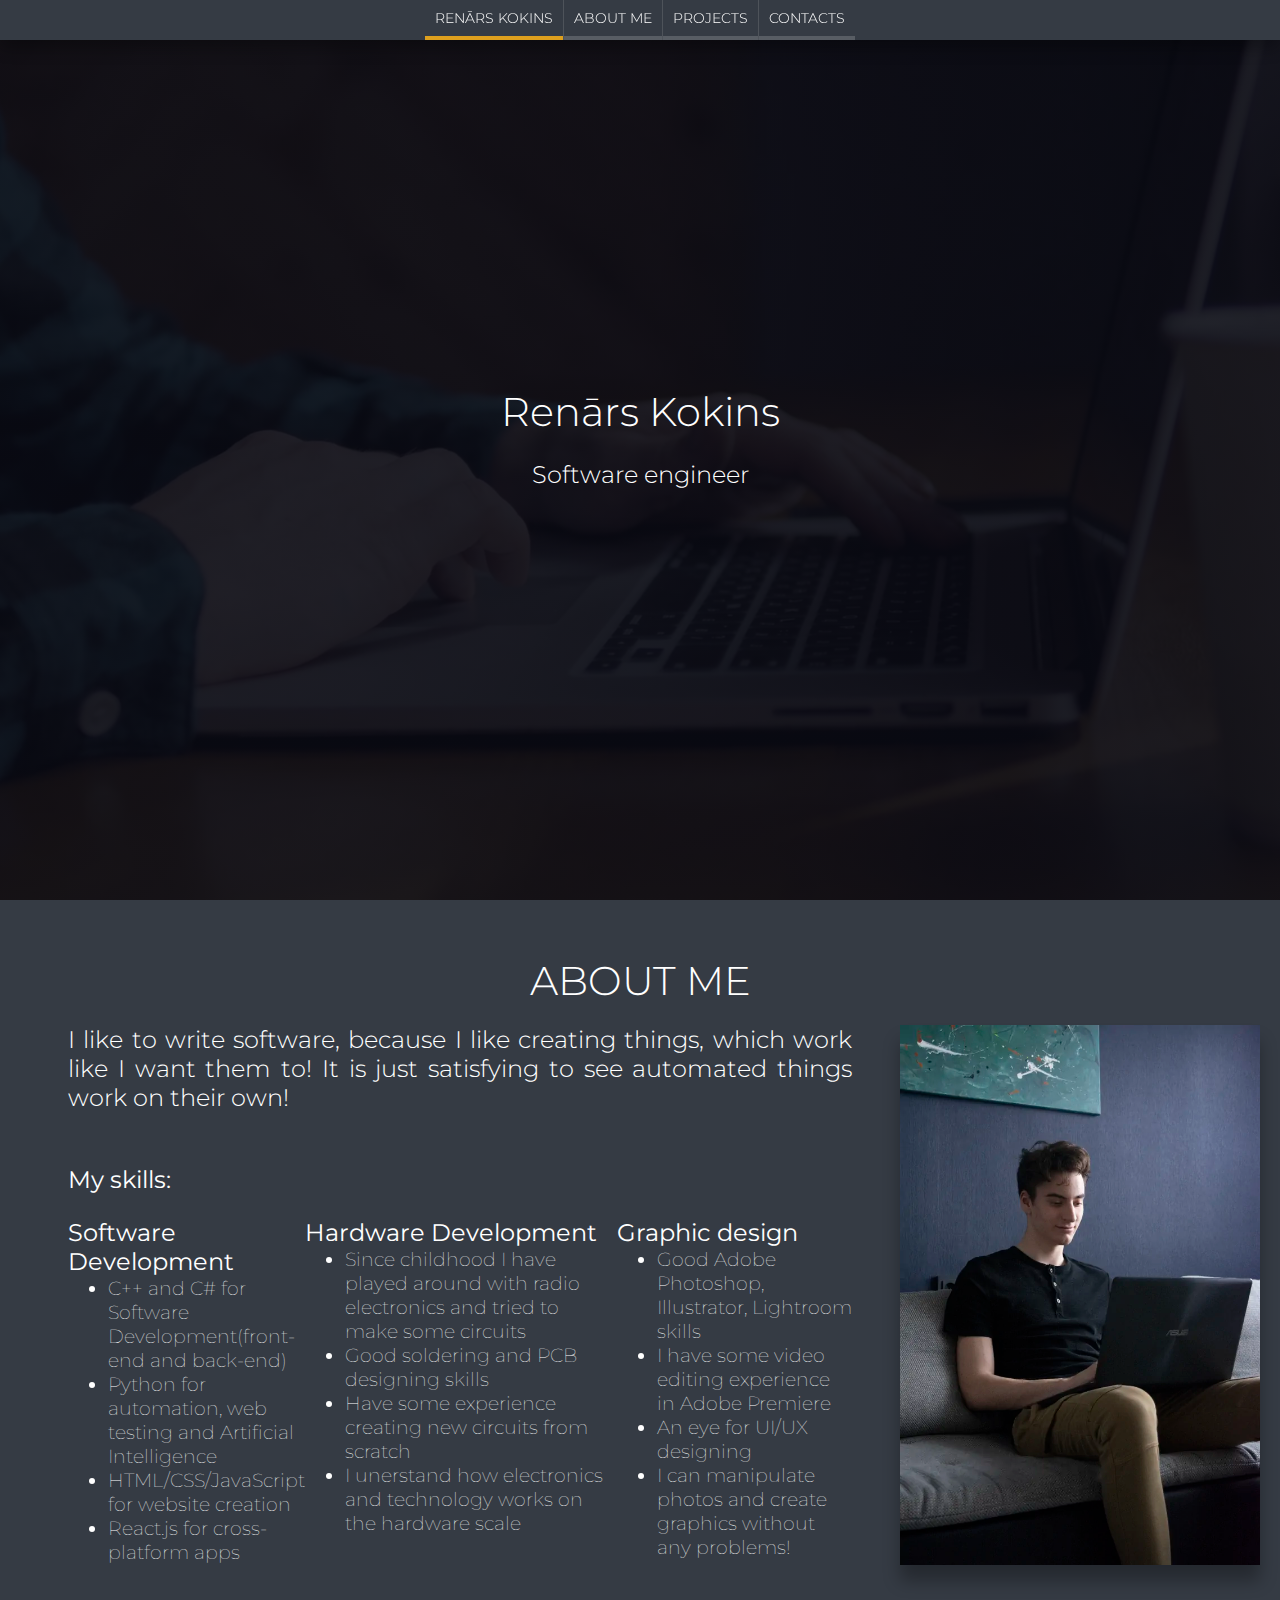
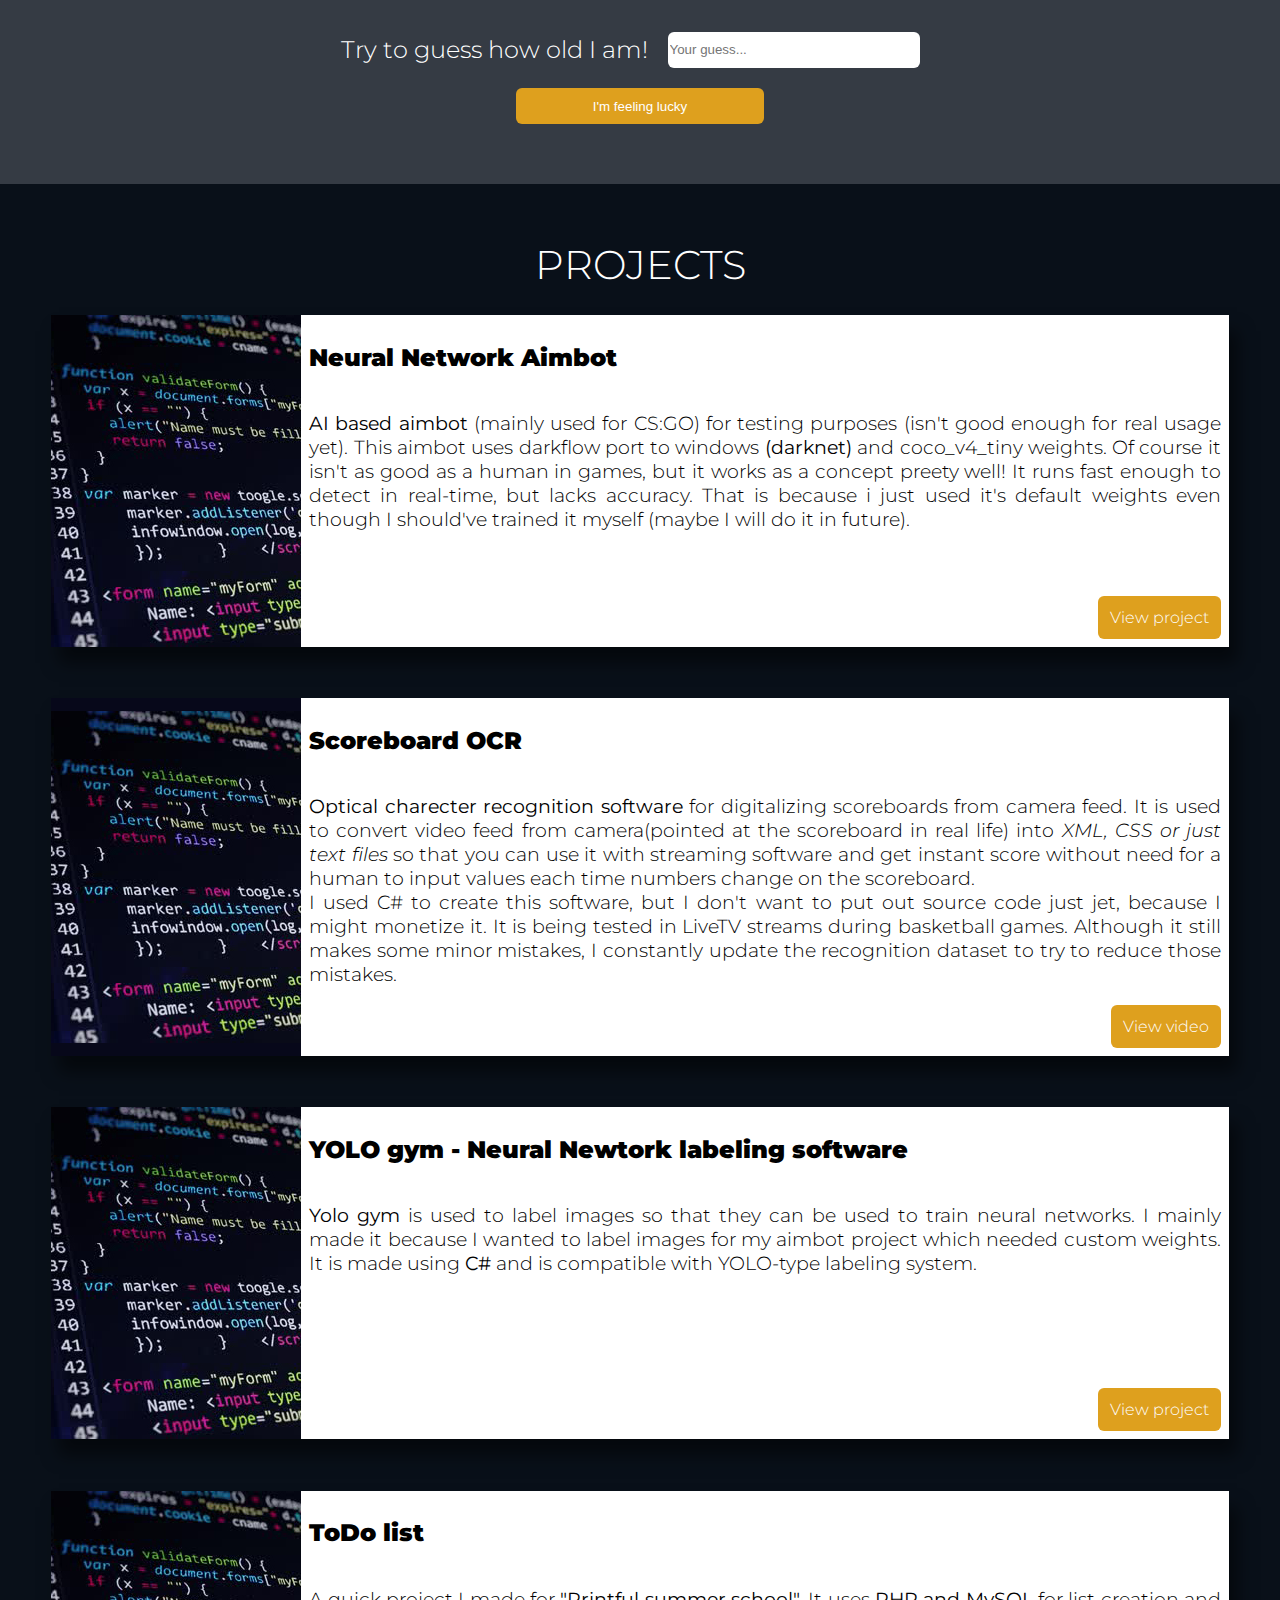
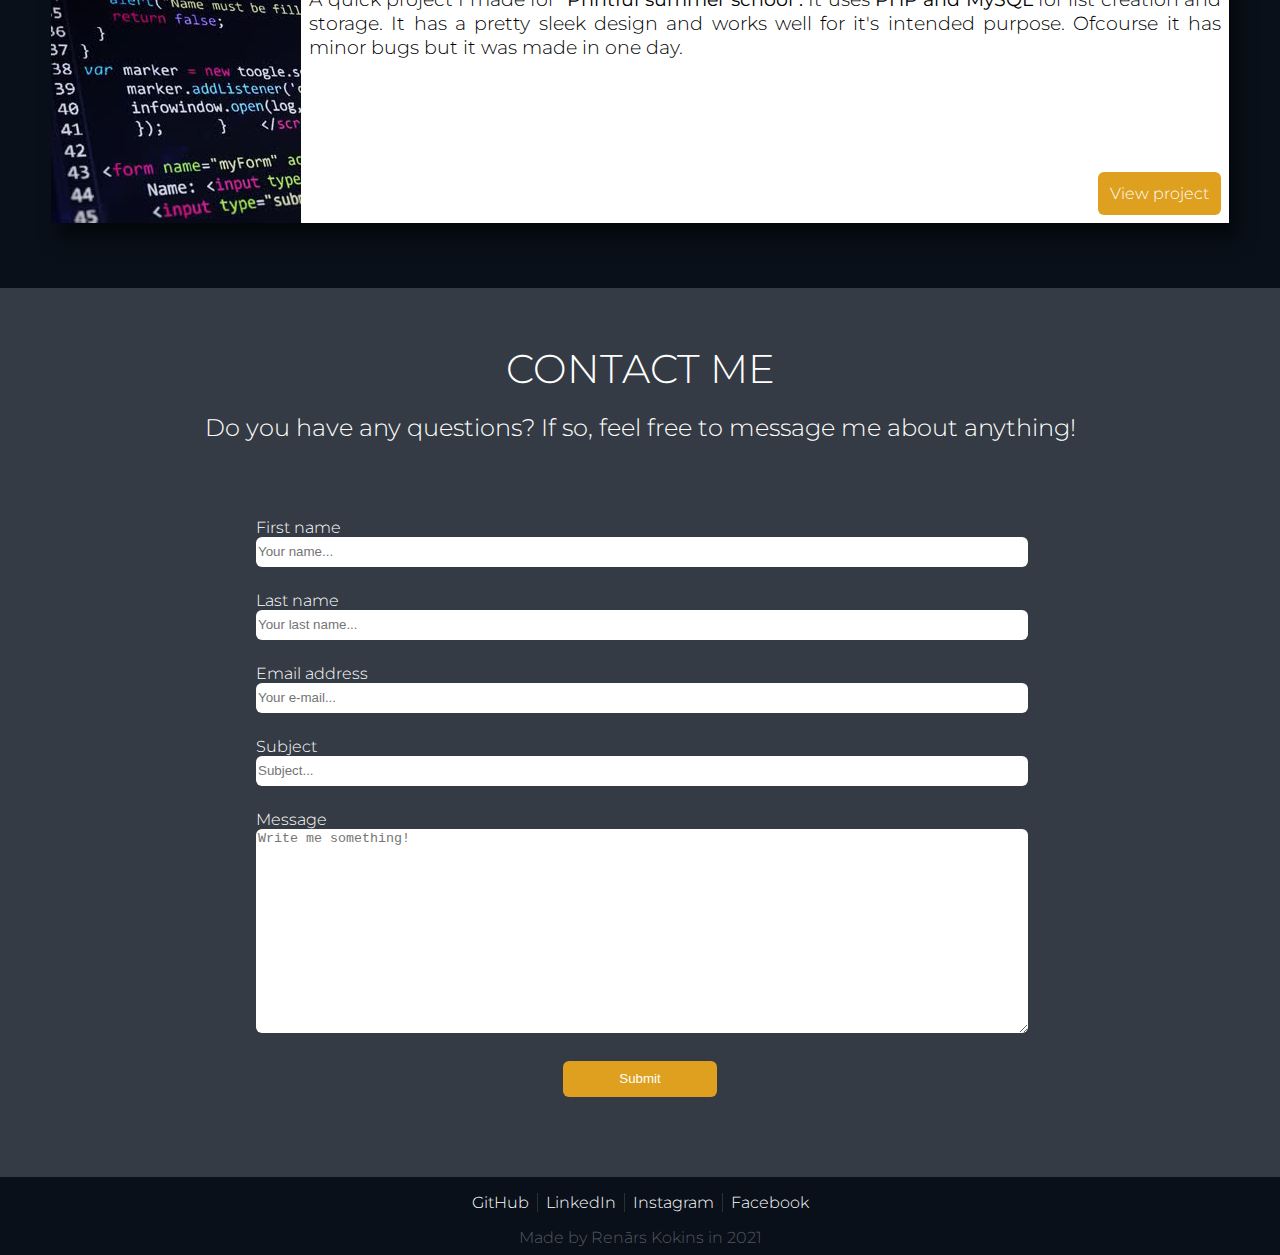
<file: index.html>
<!--
name: Renārs Kokins
student ID number: rk20055
*/
-->

<!DOCTYPE html>
<html lang="en">
<head>
    <title>Renars's portfolio</title>
    <meta charset="UTF-8">
    <meta name="viewport" content="width=device-width, initial-scale=1.0">
    <link rel="stylesheet" href="style.css"/>
    <link rel="icon" type="image/png" href="favicon.png">
</head>
<body>
    <section class="landing-page" id="landing">
        <nav class="navbar">
            <ul class="navbar-ul" id="nav">
                <li class="navbar-li"><a href="#landing" id="1"><p>RENĀRS KOKINS</p><div class="underglow"></div></a></li>
                <li class="navbar-li"><a href="#about" id="2"><p>ABOUT ME</p><div class="underglow inactive"></div></a></li>
                <li class="navbar-li"><a href="#projects" id="3"><p>PROJECTS</p><div class="underglow inactive"></div></a></li>
                <li class="navbar-li"><a href="#contacts" id="4"><p>CONTACTS</p><div class="underglow inactive"></div></a></li>
            </ul>
        </nav>
        <div class="landing-text">
            <h1>
                Renārs Kokins
            </h1>
            <p>
                Software engineer
            </p>
        </div>
    </section>
    <section class="about-me" id="about">
        <h1>ABOUT ME</h1>
        <div class="about-content">
            <div class="about-whole-text">
                <p  class="about-text">
                    I like to write software, because I like creating things, which work like I want them to! It is just satisfying to see automated things work on their own!
                </p>
                <br>
                <p><strong>My skills:</strong></p>
                <div class="about-skills">
                    <div>Software Development
                        <ul>
                            <li>C++ and C# for Software Development(front-end and back-end)</li>
                            <li>Python for automation, web testing and Artificial Intelligence</li>
                            <li>HTML/CSS/JavaScript for website creation</li>
                            <li>React.js for cross-platform apps</li>
                        </ul>
                    </div>
                    <div>Hardware Development
                        <ul>
                            <li>Since childhood I have played around with radio electronics and tried to make some circuits</li>
                            <li>Good soldering and PCB designing skills</li>
                            <li>Have some experience creating new circuits from scratch</li>
                            <li>I unerstand how electronics and technology works on the hardware scale</li>
                        </ul>
                    </div>
                    <div>Graphic design
                        <ul>
                            <li>Good Adobe Photoshop, Illustrator, Lightroom skills</li>
                            <li>I have some video editing experience in Adobe Premiere</li>
                            <li>An eye for UI/UX designing</li>
                            <li>I can manipulate photos and create graphics without any problems!</li>
                        </ul>
                    </div>
                </div>
            </div>
            <img class="about-image" src="img/me_3.webp" alt="me :)"/>
        </div>
        <div class="guessMyAge">
            <div class="top-guess">
                <p>Try to guess how old I am!</p>
                <input type="number" id="guess" name="guess" placeholder="Your guess...">
            </div>
            <button onclick="checkGuess()">I'm feeling lucky</button>
            <div id="guess-part"></div>
        </div>
    </section>
    <section class="projects" id="projects">
        <h1>PROJECTS</h1>
        <div class="card">
            <div class="card-img">
                <img src="img/code_cropped.jpg" alt="Project-img">
            </div>
            <div class="card-text">
                <h2><b>Neural Network Aimbot</b></h2>
                <p><strong>AI based aimbot</strong> (mainly used for CS:GO) for testing purposes (isn't good enough for real usage yet). This aimbot uses darkflow port to windows <strong>(darknet)</strong> and coco_v4_tiny weights. Of course it isn't as good as a human in games, but it works as a concept preety well! It runs fast enough to detect in real-time, but lacks accuracy. That is because i just used it's default weights even though I should've trained it myself (maybe I will do it in future).</p>
                <a href="https://github.com/RenarsKokins/darknet_aimbot">View project</a>
            </div>
        </div>
        <div class="card">
            <div class="card-img">
                <img src="img/code_cropped.jpg" alt="Project-img">
            </div>
            <div class="card-text">
                <h2><b>Scoreboard OCR</b></h2>
                <p><strong>Optical charecter recognition software</strong> for digitalizing scoreboards from camera feed. It is used to convert video feed from camera(pointed at the scoreboard in real life) into <i>XML, CSS or just text files</i> so that you can use it with streaming software and get instant score without need for a human to input values each time numbers change on the scoreboard.<br> I used C# to create this software, but I don't want to put out source code just jet, because I might monetize it. It is being tested in LiveTV streams during basketball games. Although it still makes some minor mistakes, I constantly update the recognition dataset to try to reduce those mistakes.</p>
                <a href="https://www.youtube.com">View video</a>
            </div>
        </div>
        <div class="card">
            <div class="card-img">
                <img src="img/code_cropped.jpg" alt="Project-img">
            </div>
            <div class="card-text">
                <h2><b>YOLO gym - Neural Newtork labeling software</b></h2>
                <p><strong>Yolo gym</strong> is used to label images so that they can be used to train neural networks. I mainly made it because I wanted to label images for my aimbot project which needed custom weights. It is made using <strong>C#</strong> and is compatible with YOLO-type labeling system.</p>
                <a href="https://github.com/RenarsKokins/YOLO-gym">View project</a>
            </div>
        </div>
        <div class="card">
            <div class="card-img">
                <img src="img/code_cropped.jpg" alt="Project-img">
            </div>
            <div class="card-text">
                <h2><b>ToDo list</b></h2>
                <p>A quick project I made for <strong>"Printful summer school".</strong> It uses <strong>PHP and MySQL</strong> for list creation and storage. It has a pretty sleek design and works well for it's intended purpose. Ofcourse it has minor bugs but it was made in one day.</p>
                <a href="https://github.com/RenarsKokins/printful_uzd">View project</a>
            </div>
        </div>
    </section>
    <section class="contacts" id="contacts">
        <h1>CONTACT ME</h1>
        <h2>Do you have any questions? If so, feel free to message me about anything!</h2>

        <form name="emailForm" class="form" action="https://formspree.io/f/xzbkolyp" onsubmit="return validateForm()" method="POST">
            <div class="row">
                <div>
                    <label for="fname">First name</label>
                </div>
                <div>
                    <input type="text" id="fname" name="firstname" placeholder="Your name...">
                </div>
            </div>
            <div class="row">
                <div>
                    <label for="lname">Last name</label>
                </div>
                <div>
                    <input type="text" id="lname" name="lastname" placeholder="Your last name...">
                </div>
            </div>
            <div class="row">
                <div>
                    <label for="email">Email address</label>
                </div>
                <div>
                    <input type="text" id="email" name="_replyto" placeholder="Your e-mail...">
                </div>
            </div>
            <div class="row">
                <div>
                    <label for="email">Subject</label>
                </div>
                <div>
                    <input type="text" id="subject" name="subject" placeholder="Subject...">
                </div>
            </div>
            <div class="row">
                <div>
                    <label for="subject">Message</label>
                </div>
                <div>
                    <textarea id="message" name="message" placeholder="Write me something!"></textarea>
                </div>
            </div>
            <div class="row">
                <input type="submit" value="Submit">
            </div>
        </form>
    </section>
    <section class="footer">
        <div class="footer-nav">
            <a href="https://github.com/RenarsKokins">GitHub</a>
            <a href="https://www.linkedin.com/in/ren%C4%81rs-kokins-35761a1b2/">LinkedIn</a>
            <a href="https://www.instagram.com/renarskokins/">Instagram</a>
            <a href="https://www.facebook.com/renars.kokins/">Facebook</a>
        </div>
        <p>Made by Renārs Kokins in 2021</p>
        <p id="easter-egg">This is an easter egg!</p>
    </section>
    <script src="https://ajax.googleapis.com/ajax/libs/jquery/3.5.1/jquery.min.js"></script>
    <script src="js.js"></script>
</body>
</html>
</file>
<file: style.css>
/*
name: Renārs Kokins
student ID number: rk20055
*/

@import url('https://fonts.googleapis.com/css2?family=Montserrat:wght@300;400;700&display=swap');

html{
    scroll-behavior: smooth;
}

body{
    margin: 0;
    color: #ffffff;
    font-family: 'Montserrat', 'Segoe UI', Tahoma, Geneva, Verdana, sans-serif;
    font-weight: 300;
}

h1{
    font-size: 2.5rem;
    font-weight: 300;
    text-align: center;
    margin: 0;
}

a{
    text-decoration: none;
    color: white;
    height: auto;
}

a:hover{
    color: #DEA01E;
}

.navbar{
    position: fixed;
    list-style-type: none;
    background: #353B44;
    width: 100%;
    box-shadow: 0px 8px 16px 0px rgba(0,0,0,0.3);
    font-size: 0.9rem;
}

#nav{
    list-style-type: none;
    padding-left: 0;
    margin: 0;
    display: flex;
    justify-content: center;
    min-height: 40px;
}

.navbar-li{
    border-left: 1px solid rgba(181, 181, 181, 0.2);
    display: flex;
    flex-direction: column;
}

.navbar-li a{
    height: 100%;
    display: flex;
    flex-direction: column;
}

.navbar-li a p{
    padding-left: 10px;
    padding-right: 10px;
    text-align: center;
    margin: auto;
}

.navbar-li:first-child{
    border: none;
}

.underglow{
    width: 100%;
    height: 4px;
    background:#DEA01E;
    margin-bottom: 0;
}

.inactive{
    background: #d4d4d43a;
}

.landing-page {
    height: 100vh;
    width: 100%;
    background: black;
    overflow: hidden;
    background: #091019;
    background: linear-gradient(rgba(09, 10, 19, 0.9), rgba(09, 10, 19, 0.9)), url("img/laptop.webp");
    background-size:cover;
    background-position: center;
}

.landing-text{
    font-size: 1.5rem;
    display: flex;
    flex-direction: column;
    align-items: center;
    justify-content: center;
    height: 100%;
}

.about-me{
    width: 100%;
    background: #353B44;
    padding-bottom: 60px;
    font-size: 1.5rem;
}

.about-me h1{
    margin: 0;
    padding-top: 56px;
    text-align: center;
}

.about-content{
    display: flex;
    flex-direction: row;
    padding: 20px;
}

.about-image{
    width: 50%;
    height: auto;
    margin: auto;
    margin-top: 0;
    box-shadow: 0px 16px 16px 0px rgba(0,0,0,0.3);
    max-width: 360px;
}

.about-text{
    margin: 0;
    text-align: justify;
    text-justify: inter-word;
}

.about-whole-text{
    padding-bottom: 8px;
    padding-top: 0;
    padding-left: 48px;
    padding-right: 48px;
}

.about-skills{
    display: flex;
    justify-content: space-between;
}

.about-skills div{
    font-weight: 400;
}

.about-skills div ul{
    margin-top: 0;
    font-size: 80%;
    font-weight: 100;
}

.guessMyAge{
    padding-left: 20px;
    padding-right: 20px;
    display: flex;
    flex-direction: column;
}

.top-guess{
    display: flex;
    justify-content: center;
}

input[type=number]{
    height: 34px;
    width: 20%;
    border: none;
    border-radius: 6px;
    margin: auto;
    margin-left: 20px;
    margin-right: 20px;
}

.correct{
    background: rgb(23, 177, 23);
}

.incorrect{
    background: rgb(168, 14, 14);
}

#guessTemp{
    border-radius: 6px;
    text-align: center;
    margin-top: 24px;
    padding-top: 8px;
    padding-bottom: 8px;
}

.projects{
    width: 100%;
    background: #091019;
    display: flex;
    flex-direction: column;
    padding-bottom: 40px;
}

.projects h1{
    padding-top: 56px;
}

.projects p{
    font-size: 1.2rem;
    text-align: justify;
    text-justify: inter-word;
}

.card{
    display: flex;
    flex-direction: row;
    background: #ffffff;
    color: black;
    box-shadow: 8px 16px 16px 0px rgba(0,0,0,0.5);

    margin: 2%;
    margin-left: 4vw;
    margin-right: 4vw;
}

.card-text{
    padding: 8px;
    display: inline-flex;
    flex-direction: column;
}

.card-img{
    background: #07081a;
    display: flex;
    justify-content: center;
}

.card-img img{
    margin:auto;
}

.card div a{
    background: #DEA01E;
    color: white;
    border: none;
    border-radius: 6px;
    margin: auto;
    margin-bottom: 0;
    margin-right: 0;
    padding: 12px;
}

.card div a:hover{
    background: #fdb822;
}

.contacts{
    width: 100%;
    background: #353B44;
}

.contacts h1{
    padding-top: 56px;
}

.contacts h2{
    font-weight: 300;
    text-align: center;
    padding: 20px;
    padding-bottom: 0;
    padding-top: 0;
}

form{
    width: 60%;
    margin: auto;
    padding-top: 56px;
    padding-bottom: 56px;
}

form input[type=text], textarea {
    height: 28px;
    width: 100%;
    resize: vertical;
    border: none;
    border-radius: 6px;
}

form textarea{
    height: 200px;
    min-height: 200px;
}

form input[type=submit], button{
    background: #DEA01E;
    color: white;
    border: none;
    border-radius: 6px;
    width: 20%;
    margin: auto;
    height: 36px;
    cursor:pointer;
}

form input[type=submit]:hover, button:hover{
    background: #fdb822;
}

.row{
    display: flex;
    flex-direction: column;
    justify-content: space-between;
    padding-bottom: 24px;
}

.footer{
    background: #091019;
    padding-top: 16px;
    padding-bottom: 8px;
}

.footer-nav{
    display: flex;
    flex-direction: row;
    justify-content: center;
}

.footer-nav a{
    padding-right: 8px;
    padding-left: 8px;
    border-left: 1px solid rgba(181, 181, 181, 0.2);
}

.footer-nav a:first-child{
    border: none;
}

.footer p{
    margin: 0;
    margin-top: 16px;
    color: #ffffff50;
    text-align: center;
}

@media screen and (max-width: 1180px) {
    .about-content{
        flex-direction: column;
    }
    .about-image{
        width: 70%;
        margin: auto;
    }
    .about-skills{
        flex-direction: column;
        display: flex;
    }
    .about-whole-text{
        padding: 8px;
        padding-top: 0;
    }
}

@media screen and (max-width: 660px) {
    .card{
        flex-direction: column;
    }
    .projects img{
        width: 100%;
    }
    .form{
        width: 90%;
    }
    .guessMyAge{
        flex-direction: column;
        text-align: center;
    }
    input[type=number]{
        width: 100%;
    }
    button{
        width: 100%;
    }
    .navbar-li{
        font-size: 80%;
    }
}

/*      CSDD program part        */
.setup{
    width: 100%;
    background: #353B44;
    padding-bottom: 60px;
    font-size: 1.5rem;
}

.setup h1{
    margin: 0;
    padding-top: 56px;
    text-align: center;
}

.setup-content{
    padding: 16px;
}
.setup-step{
    margin-top: 12px;
    margin-bottom: 12px;
    display: flex;
    justify-content:space-between;
    text-align: justify;
}
.setup-text{
    margin-top: auto;
    margin-bottom: auto;
    text-align: justify;
    width: 55vw;
}
.step-image{
    max-width: 40vw;
    min-width: 40vw;
    margin-right: 0;
    margin-top: auto;
    margin-bottom: auto;
}

.use{
    width: 100%;
    background: #091019;
    padding-bottom: 60px;
    font-size: 1.5rem;
}

.use h1{
    margin: 0;
    padding-top: 56px;
    text-align: center;
}

@media screen and (max-width: 1180px) {
    .setup-step{
        flex-direction: column;
        justify-content: center;
    }
    .setup-text{
        margin: auto;
        text-align: justify;
        width: 90vw;
    }
    .step-image{
        margin: auto;
        max-width: 90vw;
        min-width: 90vw;
    }
}
</file>
